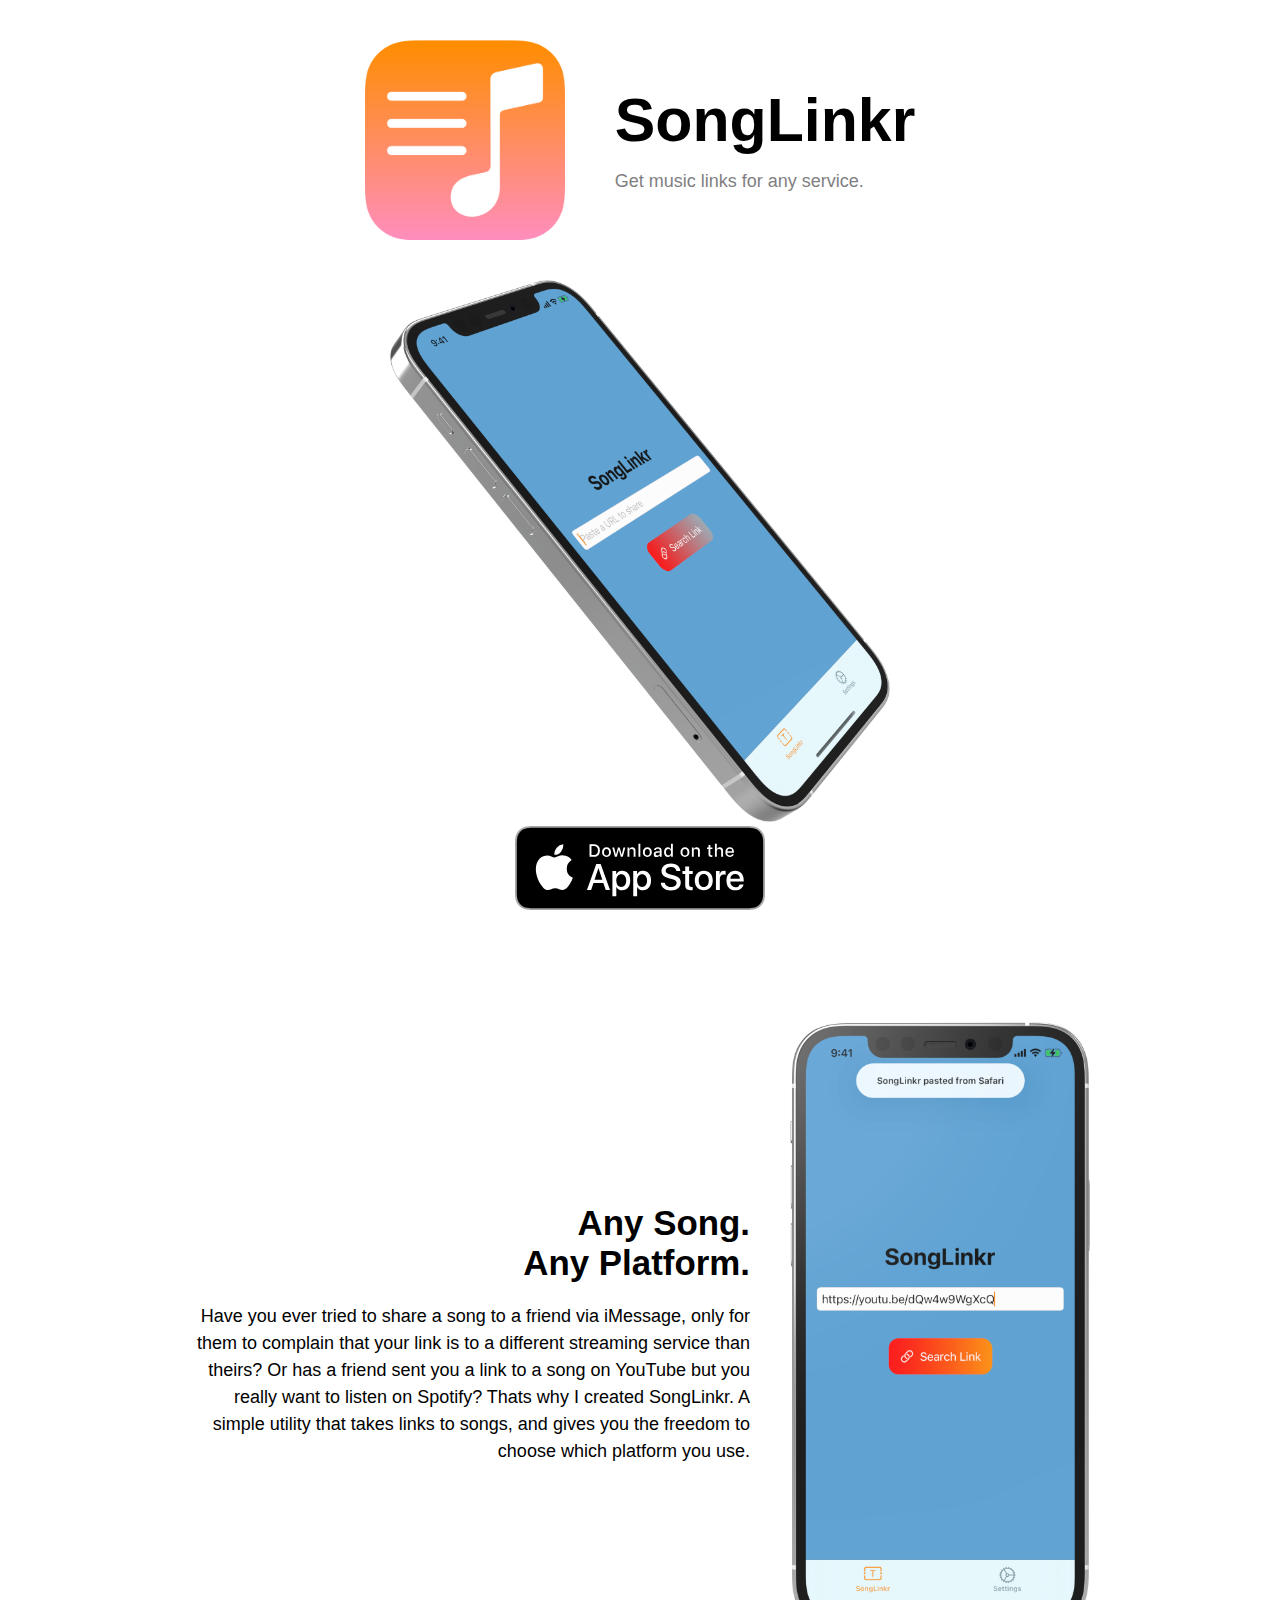
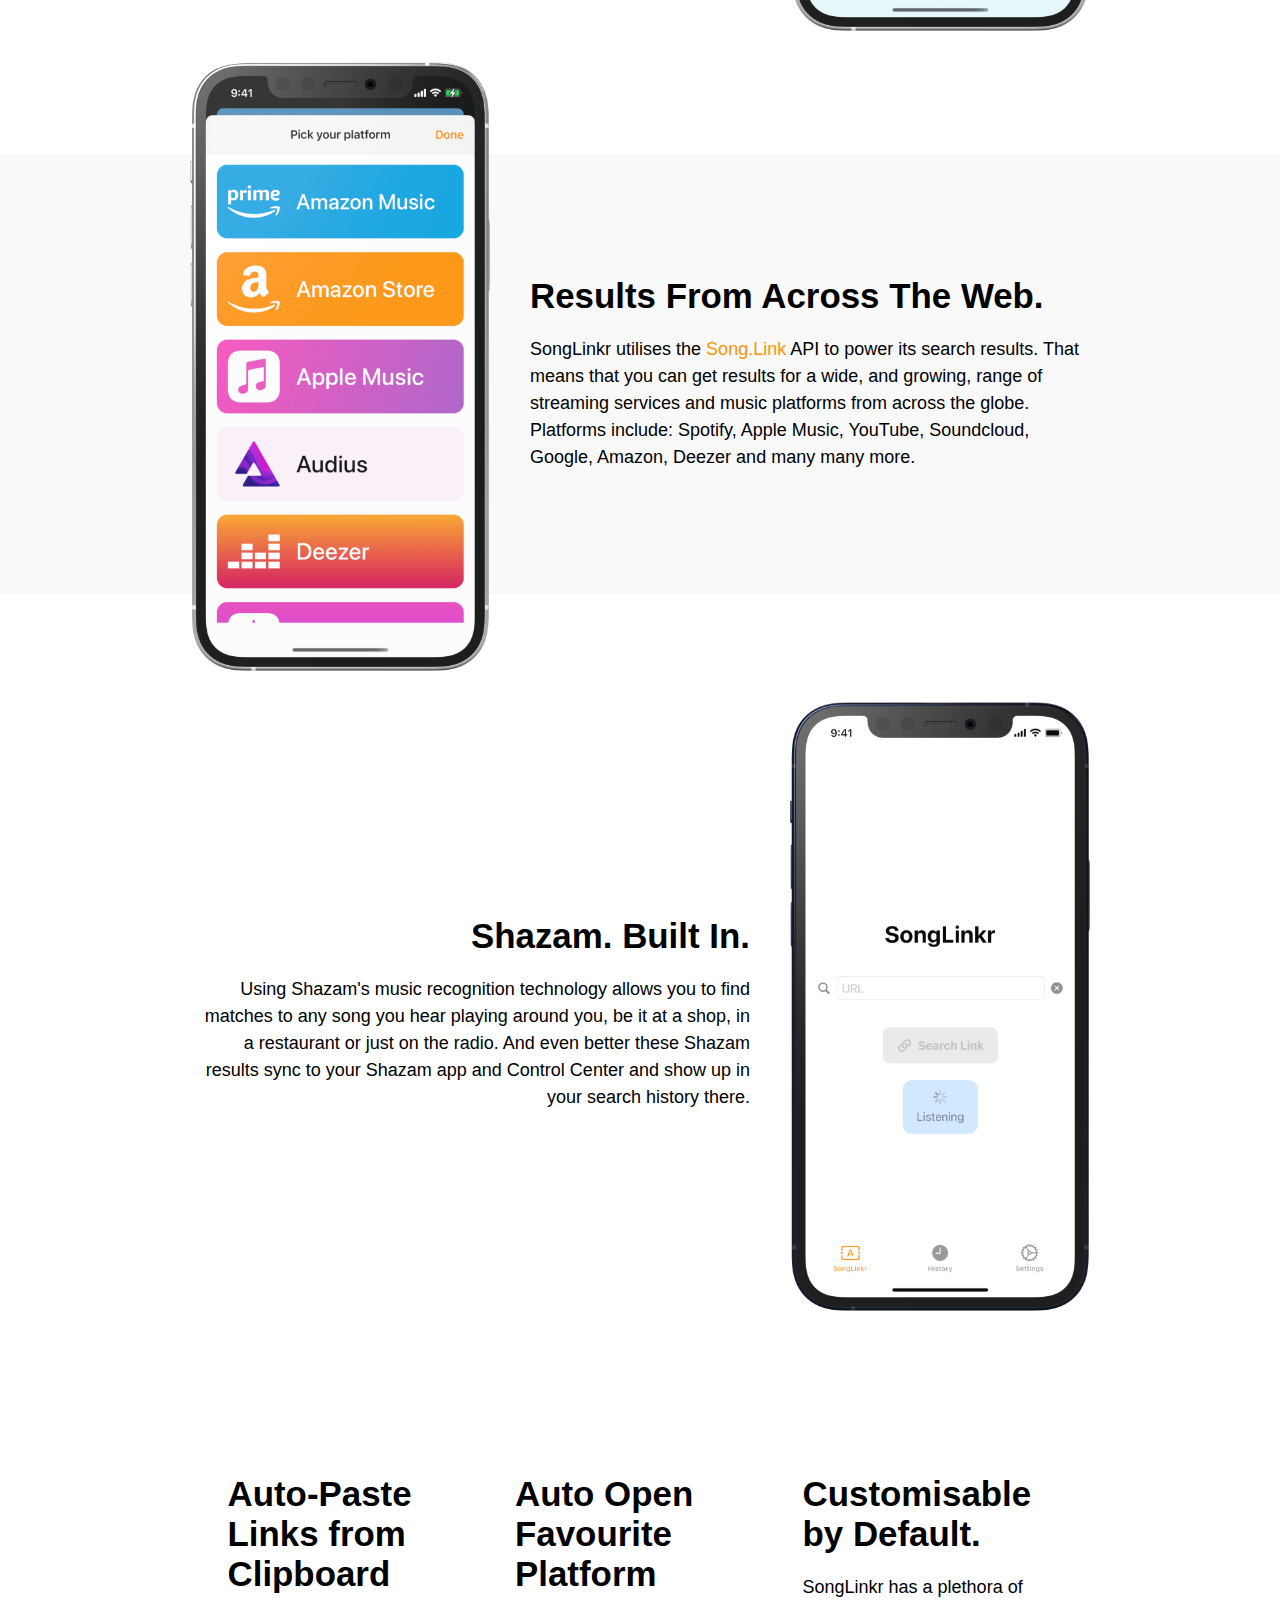
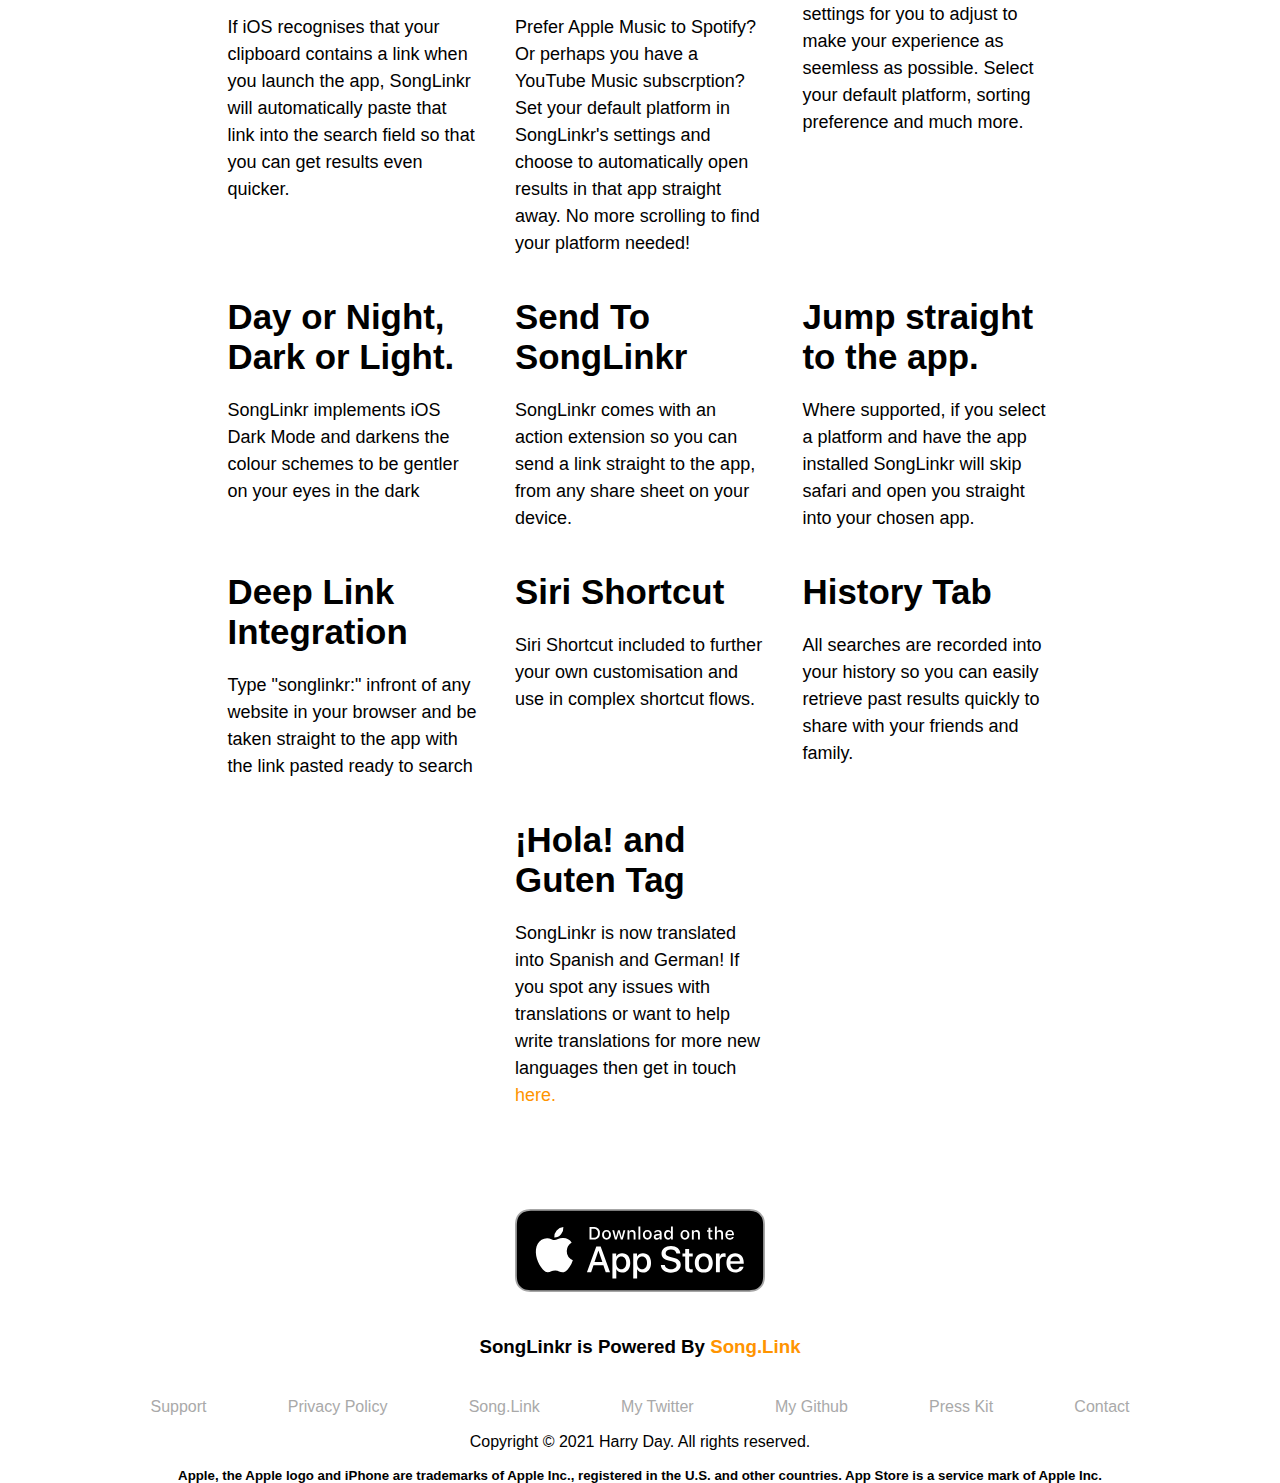
<file: index.html>
<!doctype html>
<html lang="en">

    <head>
        <!-- Essential -->
        <meta charset="utf-8">
        <meta name="viewport" content="width=device-width, initial-scale=1">

        <!-- Search Engine -->
        <title>SongLinkr</title>
        <meta name="description" content="SongLinkr is an app available on the App Store which converts links to songs to different platforms.">
        <meta name="keywords" content="songlinkr, app, iOS, App Store, utility, songs, music, albums, song.link, streaming services, streaming platforms, sharing, links, friends">
        <meta name="language" content="English">
        <meta name="author" content="Harry Day">

        <!-- Schema.org for Google -->
        <meta itemprop="name" content="SongLinkr">
        <meta itemprop="description" content="SongLinkr is an app available on the App Store which converts links to songs to different platforms.">

        <!-- Mobile App for iOS & Android -->
        <meta name="apple-itunes-app" content="app-id=1561986085">

        <!-- Twitter -->
        <meta name="twitter:card" content="app">
        <meta name="twitter:title" content="SongLinkr">
        <meta name="twitter:description" content="SongLinkr is an app available on the App Store which converts links to songs to different platforms.">
        <meta name="twitter:site" content="@harrydayexe">
        <meta name="twitter:creator" content="@harrydayexe">
        <meta name="twitter:image:src" content="https://www.songlinkr.harryday.xyz/assets/socialimage.png">
        <!-- Twitter - Mobile App (iOS) -->
        <meta name="twitter:app:id:iphone" content="1561986085">
        <meta name="twitter:app:name:iphone" content="SongLinkr">
        <meta name="twitter:app:name:ipad" content="SongLinkr">
        <meta name="twitter:app:id:ipad" content="1561986085">

        <!-- Open Graph general (Facebook, Pinterest & Google+) -->
        <meta name="og:title" content="SongLinkr">
        <meta name="og:description" content="SongLinkr is an app available on the App Store which converts links to songs to different platforms.">
        <meta name="og:url" content="https://www.songlinkr.harryday.xyz/">
        <meta name="og:image" content="https://www.songlinkr.harryday.xyz/assets/socialimage.png">
        <meta name="og:site_name" content="Harry Day">
        <meta name="og:type" content="website">
        <!-- Open Graph - Mobile App (iOS & Android) -->
        <meta name="al:ios:app_store_id" content="1561986085">
        <meta name="al:ios:app_name" content="SongLinkr">

        <!-- Weird Robot Dons -->
        <meta name="robots" content="index, follow">
        <meta http-equiv="Content-Type" content="text/html; charset=utf-8">

        <!-- Styling -->
        <link rel="stylesheet" href="css/main.css">
        <meta name="color-scheme" content="light">
    </head>

    <body>
        <!-- Main Header with App Icon, Name and Small Description -->
        <header>
            <div class="header-icon"><img src="assets/AppIcon.svg" alt="SongLinkr App Icon" /></div>
            <div class="header-info">
                <h1>SongLinkr</h1>
                <p>Get music links for any service.</p>
            </div>
        </header>

        <main>
            <!-- Main Hero Screenshot and Download Button -->
            <section class="hero-image-and-badge">
                <div class="hero-image"><img src="assets/images/HeroImageLight.png" alt="The main image of an iPhone with the app on." /></div>

                <div class="download-badge">
                    <a href="https://apps.apple.com/us/app/songlinkr/id1561986085">
                        <img src="assets/AppStoreBadge/BlackBadge.svg" alt="Download on the App Store Badge" />
                    </a>
                </div>
            </section>

            <!-- Features Section -->
            <section class="features-section">
                <div class="feature">
                    <div class="feature-inner wrapper">
                        <div class="feature-info">
                            <h2>Any Song.<br />Any Platform.</h2>
                            <p>
                                Have you ever tried to share a song to a friend via iMessage, only for them to complain that your link is to a different streaming service than theirs? Or has a friend sent you a link to a song on YouTube but you
                                really want to listen on Spotify? Thats why I created SongLinkr. A simple utility that takes links to songs, and gives you the freedom to choose which platform you use.
                            </p>
                        </div>
                        <div class="feature-img">
                            <img src="assets/images/LinkHeroImageLight.png" alt="An image of an iPhone showing the feature in question." />
                        </div>
                    </div>
                </div>

                <div class="feature">
                    <div class="feature-inner wrapper">
                        <div class="feature-info">
                            <h2>Results From Across The Web.</h2>
                            <p>
                                SongLinkr utilises the <a href="https://song.link">Song.Link</a> API to power its search results. That means that you can get results for a wide, and growing, range of streaming services and music platforms from across
                                the globe. Platforms include: Spotify, Apple Music, YouTube, Soundcloud, Google, Amazon, Deezer and many many more.
                            </p>
                        </div>
                        <div class="feature-img">
                            <img src="assets/images/ListFeatureImageLight.png" alt="An image of an iPhone showing the feature in question." />
                        </div>
                    </div>
                </div>

                <div class="feature">
                    <div class="feature-inner wrapper">
                        <div class="feature-info">
                            <h2>Shazam. Built In.</h2>
                            <p>
                                Using Shazam's music recognition technology allows you to find matches to any song you hear playing around you, be it at a shop, in a restaurant or just on the radio. And even better these Shazam results sync to your
                                Shazam app and Control Center and show up in your search history there.
                            </p>
                        </div>
                        <div class="feature-img">
                            <img src="assets/images/ShazamFeatureImageLight.png" alt="An image of an iPhone showing the feature in question." />
                        </div>
                    </div>
                </div>

                <div class="feature-grid wrapper">
                    <div class="feature-grid-item">
                        <h2>Auto-Paste Links from Clipboard</h2>
                        <p>
                            If iOS recognises that your clipboard contains a link when you launch the app, SongLinkr will automatically paste that link into the search field so that you can get results even quicker.
                        </p>
                    </div>
                    <div class="feature-grid-item">
                        <h2>Auto Open Favourite Platform</h2>
                        <p>
                            Prefer Apple Music to Spotify? Or perhaps you have a YouTube Music subscrption? Set your default platform in SongLinkr's settings and choose to automatically open results in that app straight away. No more scrolling to
                            find your platform needed!
                        </p>
                    </div>
                    <div class="feature-grid-item">
                        <h2>Customisable by Default.</h2>
                        <p>
                            SongLinkr has a plethora of settings for you to adjust to make your experience as seemless as possible. Select your default platform, sorting preference and much more.
                        </p>
                    </div>
                    <div class="feature-grid-item">
                        <h2>Day or Night, Dark or Light.</h2>
                        <p>
                            SongLinkr implements iOS Dark Mode and darkens the colour schemes to be gentler on your eyes in the dark
                        </p>
                    </div>
                    <div class="feature-grid-item">
                        <h2>Send To SongLinkr</h2>
                        <p>
                            SongLinkr comes with an action extension so you can send a link straight to the app, from any share sheet on your device.
                        </p>
                    </div>
                    <div class="feature-grid-item">
                        <h2>Jump straight to the app.</h2>
                        <p>
                            Where supported, if you select a platform and have the app installed SongLinkr will skip safari and open you straight into your chosen app.
                        </p>
                    </div>
                    <div class="feature-grid-item">
                        <h2>Deep Link Integration</h2>
                        <p>
                            Type "songlinkr:" infront of any website in your browser and be taken straight to the app with the link pasted ready to search
                        </p>
                    </div>
                    <div class="feature-grid-item">
                        <h2>Siri Shortcut</h2>
                        <p>
                            Siri Shortcut included to further your own customisation and use in complex shortcut flows.
                        </p>
                    </div>
                    <div class="feature-grid-item">
                        <h2>History Tab</h2>
                        <p>
                            All searches are recorded into your history so you can easily retrieve past results quickly to share with your friends and family.
                        </p>
                    </div>
                    <div class="feature-grid-item">
                        <h2>¡Hola! and Guten Tag</h2>
                        <p>
                            SongLinkr is now translated into Spanish and German! If you spot any issues with translations or want to help write translations for more new languages then get in touch <a
                                href="https://songlinkr.harryday.xyz/translations.html">here.</a>
                        </p>
                    </div>
                </div>
            </section>

            <!-- Second Download Button -->
            <div class="download-badge">
                <a href="https://apps.apple.com/us/app/songlinkr/id1561986085">
                    <img src="assets/AppStoreBadge/BlackBadge.svg" alt="Download on the App Store Badge" />
                </a>
            </div>

            <!-- API Credit -->
            <div class="api-credit">
                <h3>SongLinkr is Powered By <a href="https://song.link">Song.Link</a></h3>
            </div>
        </main>

        <!-- Footer -->
        <footer>
            <a href="support.html">Support</a>
            <a href="privacy.html">Privacy Policy</a>
            <a href="https://song.link">Song.Link</a>
            <a href="https://twitter.com/harrydayexe">My Twitter</a>
            <a href="https://github.com/harrydayexe">My Github</a>
            <a href="https://songlinkr.harryday.xyz/assets/PressKit.zip">Press Kit</a>
            <a href="mailto:contact@harryday.xyz">Contact</a>
            <h4>Copyright © 2021 Harry Day. All rights reserved.</h4>
            <h5>Apple, the Apple logo and iPhone are trademarks of Apple Inc., registered in the U.S. and other countries. App Store is a service mark of Apple Inc.</h5>
        </footer>
    </body>

</html>
</file>
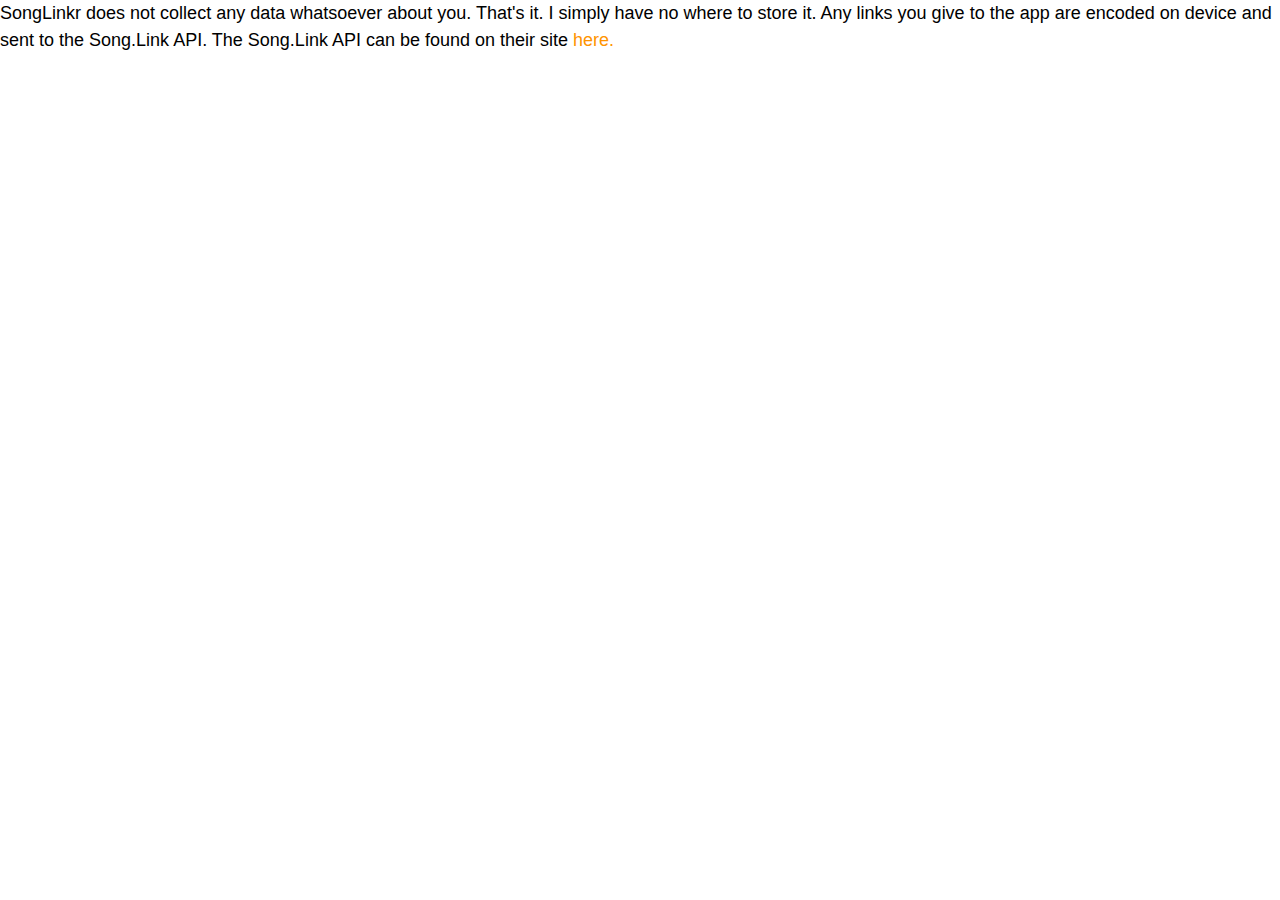
<file: privacy.html>
<!doctype html>
<html lang="en">
  <head>
    <!-- Essential -->
    <meta charset="utf-8">
    <meta name="viewport" content="width=device-width, initial-scale=1">

    <!-- Search Engine -->
    <title>SongLinkr Privacy Policy</title>
    <meta name="description" content="SongLinkr Privacy Policy.">
    <meta name="language" content="English">
    <meta name="author" content="Harry Day">

    <!-- Weird Robot Dons -->
    <meta name="robots" content="index, nofollow">
    <meta http-equiv="Content-Type" content="text/html; charset=utf-8">

    <!-- Styling -->
    <link rel="stylesheet" href="css/main.css">
    <meta name="color-scheme" content="light">
  </head>

  <body>
    <main class="support-info">
      <p>
        SongLinkr does not collect any data whatsoever about you. That's it. I simply have no where to store it. Any links you give to the app are encoded on device and sent to the Song.Link API. The Song.Link API can be found on their site <a href="https://song.link">here.</a>
      </p>
    </main>
  </body>
</html>
</file>
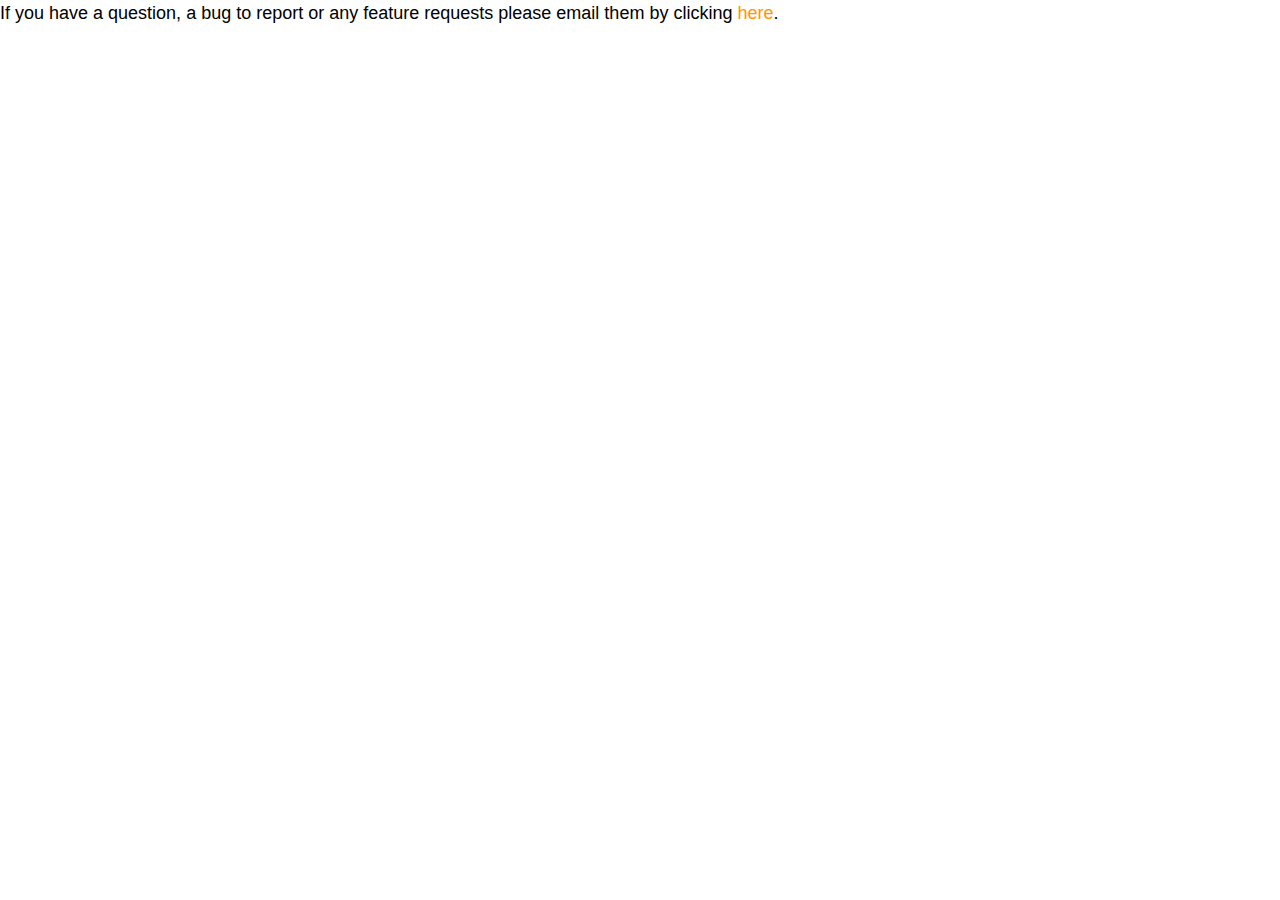
<file: support.html>
<!doctype html>
<html lang="en">
  <head>
    <!-- Essential -->
    <meta charset="utf-8">
    <meta name="viewport" content="width=device-width, initial-scale=1">

    <!-- Search Engine -->
    <title>SongLinkr</title>
    <meta name="description" content="SongLinkr is an app available on the App Store which converts links to songs to different platforms.">
    <meta name="keywords" content="songlinkr, app, iOS, App Store, utility, songs, music, albums, song.link, streaming services, streaming platforms, sharing, links, friends">
    <meta name="image" content="https://www.songlinkr.harryday.xyz/assets/socialimage.png"><!-- TODO: Add this image here -->
    <meta name="language" content="English">
    <meta name="author" content="Harry Day">

    <!-- Schema.org for Google -->
    <meta itemprop="name" content="SongLinkr">
    <meta itemprop="description" content="SongLinkr is an app available on the App Store which converts links to songs to different platforms.">
    <meta itemprop="image" content="https://www.songlinkr.harryday.xyz/assets/socialimage.png"><!-- TODO: Add this image here -->

    <!-- Mobile App for iOS & Android -->
    <meta name="apple-itunes-app" content="app-id=1561986085"><!-- TODO: Check this link works: https://developer.apple.com/library/archive/documentation/AppleApplications/Reference/SafariWebContent/PromotingAppswithAppBanners/PromotingAppswithAppBanners.html -->

    <!-- Twitter -->
    <meta name="twitter:card" content="app">
    <meta name="twitter:title" content="SongLinkr">
    <meta name="twitter:description" content="SongLinkr is an app available on the App Store which converts links to songs to different platforms.">
    <meta name="twitter:site" content="@realharryday">
    <meta name="twitter:creator" content="@realharryday">
    <meta name="twitter:image:src" content="https://www.songlinkr.harryday.xyz/assets/socialimage.png">
    <!-- Twitter - Mobile App (iOS) -->
    <meta name="twitter:app:id:iphone" content="1561986085"><!-- TODO: Check this link works: https://developer.apple.com/library/archive/documentation/AppleApplications/Reference/SafariWebContent/PromotingAppswithAppBanners/PromotingAppswithAppBanners.html -->
    <meta name="twitter:app:name:iphone" content="SongLinkr">
    <meta name="twitter:app:name:ipad" content="SongLinkr">
    <meta name="twitter:app:id:ipad" content="1561986085"><!-- TODO: Check this link works: https://developer.apple.com/library/archive/documentation/AppleApplications/Reference/SafariWebContent/PromotingAppswithAppBanners/PromotingAppswithAppBanners.html -->

    <!-- Open Graph general (Facebook, Pinterest & Google+) -->
    <meta name="og:title" content="SongLinkr">
    <meta name="og:description" content="SongLinkr is an app available on the App Store which converts links to songs to different platforms.">
    <meta name="og:image" content="https://www.songlinkr.harryday.xyz/assets/socialimage.png"><!-- TODO: Add this image here -->
    <meta name="og:url" content="https://www.songlinkr.harryday.xyz/">
    <meta name="og:site_name" content="Harry Day">
    <meta name="og:type" content="website">
    <!-- Open Graph - Mobile App (iOS & Android) -->
    <meta name="al:ios:app_store_id" content="1561986085"><!-- TODO: Check this link works: https://developer.apple.com/library/archive/documentation/AppleApplications/Reference/SafariWebContent/PromotingAppswithAppBanners/PromotingAppswithAppBanners.html -->
    <meta name="al:ios:app_name" content="SongLinkr">

    <!-- Weird Robot Dons -->
    <meta name="robots" content="index, follow">
    <meta http-equiv="Content-Type" content="text/html; charset=utf-8">

    <!-- Styling -->
    <link rel="stylesheet" href="css/main.css">
    <meta name="color-scheme" content="light">
  </head>

  <body>
    <main class="support-info">
      <p>
        If you have a question, a bug to report or any feature requests please email them by clicking <a href="mailto:contact@harryday.xyz">here</a>.
      </p>
    </main>
  </body>
</html>
</file>
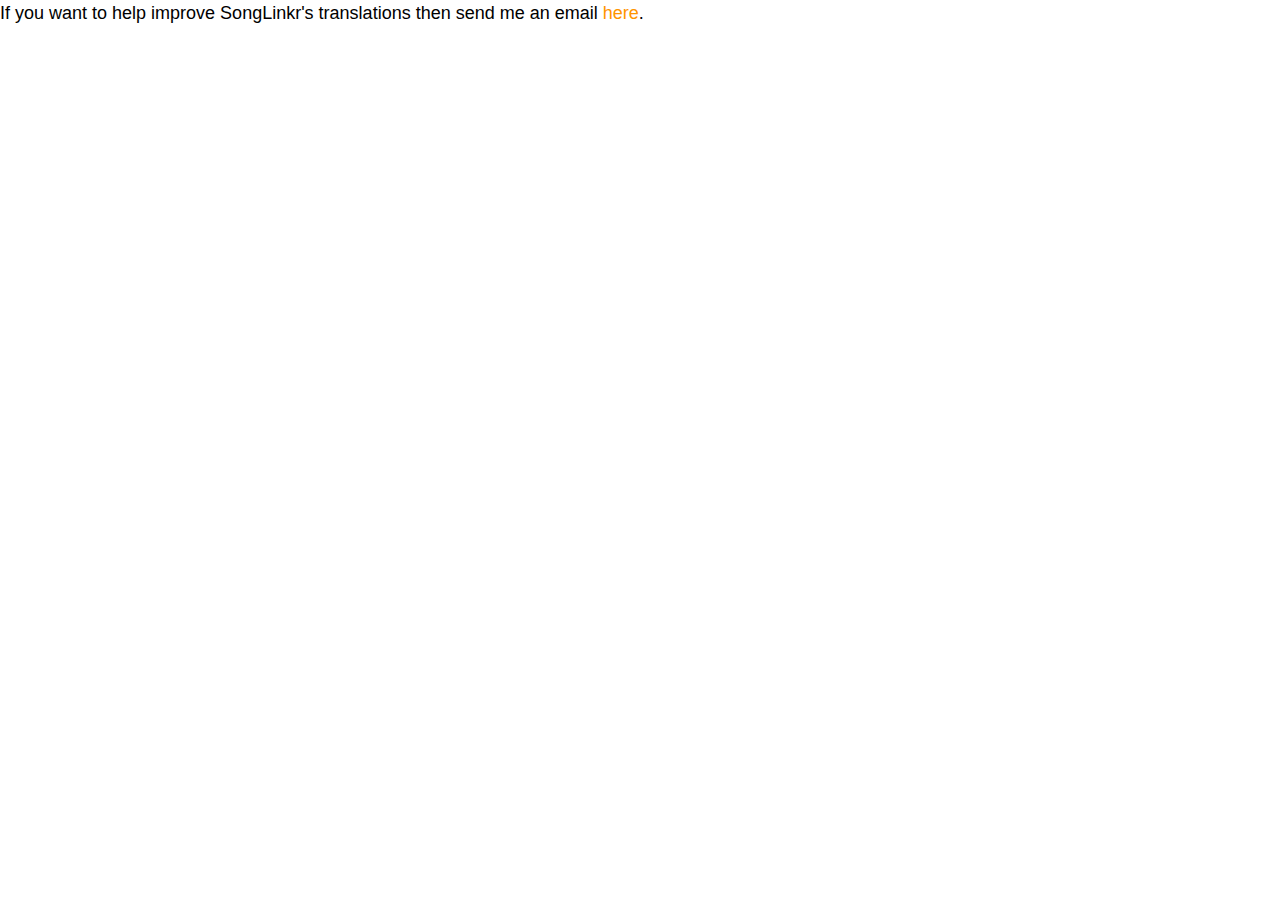
<file: translations.html>
<!doctype html>
<html lang="en">
  <head>
    <!-- Essential -->
    <meta charset="utf-8">
    <meta name="viewport" content="width=device-width, initial-scale=1">

    <!-- Search Engine -->
    <title>Improve Translations For SongLinkr</title>
    <meta name="description" content="Improve Translations For SongLinkr">
    <meta name="language" content="English">
    <meta name="author" content="Harry Day">

    <!-- Weird Robot Dons -->
    <meta name="robots" content="index, nofollow">
    <meta http-equiv="Content-Type" content="text/html; charset=utf-8">

    <!-- Styling -->
    <link rel="stylesheet" href="css/main.css">
    <meta name="color-scheme" content="light">
  </head>

  <body>
    <main class="support-info">
      <p>
        If you want to help improve SongLinkr's translations then send me an email <a href="mailto:contact@harryday.xyz">here</a>.
      </p>
    </main>
  </body>
</html>
</file>
<file: css/main.css>
* {
  margin: 0;
  padding: 0;
  box-sizing: border-box;
  transition: all 0.5s ease;
}

::-moz-selection {
  color: #fff;
  background: #FF9400;
}

::selection {
  color: #fff;
  background: #FF9400;
}

body {
  font-family: -apple-system, BlinkMacSystemFont, "Segoe UI", Roboto, Helvetica, Arial, sans-serif, "Apple Color Emoji", "Segoe UI Emoji", "Segoe UI Symbol";
  font-size: 16px;
  margin: auto;
}

h1 {
  font-size: 2.2rem;
  margin-bottom: 0.2em;
  font-weight: 700;
}
@media (min-width: 768px) {
  h1 {
    font-size: 3.8rem;
  }
}

h2 {
  font-size: 2.18rem;
  font-weight: 600;
  margin: 40px 0 20px 0;
}

h3 {
  text-align: center;
}

h4 {
  text-align: center;
  padding: 10px;
}

p {
  font-size: 1rem;
  line-height: 1.5;
}
@media (min-width: 768px) {
  p {
    font-size: 1.125rem;
  }
}

a {
  text-decoration: none;
  color: #FF9400;
}
a:hover {
  text-decoration: underline;
}

header {
  display: -webkit-box;
  display: -moz-box;
  display: -ms-flexbox;
  display: -webkit-flex;
  display: flex;
  -webkit-box-direction: normal;
  -webkit-box-orient: horizontal;
  -moz-box-direction: normal;
  -moz-box-orient: horizontal;
  -webkit-flex-direction: row;
  -ms-flex-direction: row;
  flex-direction: row;
  -webkit-box-align: center;
  -moz-box-align: center;
  -ms-flex-align: center;
  -webkit-align-items: center;
  align-items: center;
  -webkit-box-pack: center;
  -moz-box-pack: center;
  -ms-flex-pack: center;
  -webkit-justify-content: center;
  justify-content: center;
  padding: 0 20px;
  margin-top: 40px;
}
header .header-icon {
  display: block;
  width: 100px;
  height: 100px;
}
header .header-icon img {
  width: 100%;
  height: 100%;
}
@media (min-width: 768px) {
  header .header-icon {
    width: 200px;
    height: 200px;
  }
}
header .header-info {
  padding-left: 20px;
}
@media (min-width: 768px) {
  header .header-info {
    padding-left: 50px;
  }
}
header .header-info p {
  color: #7F7F82;
  font-size: 0.9rem;
}
@media (min-width: 768px) {
  header .header-info p {
    font-size: 1.125rem;
  }
}

.hero-image-and-badge {
  margin-top: 40px;
}
.hero-image-and-badge .hero-image {
  max-width: 300px;
  margin: 0 auto;
}
@media (min-width: 768px) {
  .hero-image-and-badge .hero-image {
    max-width: 500px;
  }
}
.hero-image-and-badge .hero-image img {
  width: 100%;
}

.download-badge {
  text-align: center;
}
.download-badge img {
  width: 200px;
}
@media (min-width: 768px) {
  .download-badge img {
    width: 250px;
  }
}

.wrapper {
  max-width: 900px;
  margin: auto;
}

.feature {
  padding: 0 20px 40px;
}
@media (min-width: 768px) {
  .feature {
    margin: 200px 0;
  }
}
.feature .feature-inner {
  max-width: 900px;
  margin: auto;
  position: relative;
  display: -webkit-box;
  display: -moz-box;
  display: -ms-flexbox;
  display: -webkit-flex;
  display: flex;
  min-height: 400px;
}
@media (max-width: 576px) {
  .feature .feature-inner {
    -webkit-box-direction: normal;
    -webkit-box-orient: vertical;
    -moz-box-direction: normal;
    -moz-box-orient: vertical;
    -webkit-flex-direction: column;
    -ms-flex-direction: column;
    flex-direction: column;
  }
}
.feature .feature-inner .feature-img {
  max-width: 300px;
  margin: 20px auto;
  -webkit-box-flex: 1;
  -moz-box-flex: 1;
  -webkit-flex-grow: 1;
  -ms-flex: 1;
  flex-grow: 1;
  -webkit-flex-basis: 0;
  flex-basis: 0;
}
.feature .feature-inner .feature-img img {
  width: 100%;
}
@media (min-width: 768px) {
  .feature .feature-inner .feature-img img {
    max-width: 300px;
    position: absolute;
    top: -23%;
  }
}
.feature .feature-inner .feature-info {
  -webkit-box-flex: 1;
  -moz-box-flex: 1;
  -webkit-flex-grow: 1;
  -ms-flex: 1;
  flex-grow: 1;
  -webkit-flex-basis: 0;
  flex-basis: 0;
  align-self: center;
}
.feature:nth-child(even) {
  background: #F9F9F9;
}
@media (min-width: 576px) {
  .feature:nth-child(even) .feature-info {
    order: 2;
    padding-left: 40px;
  }
}
@media (min-width: 576px) {
  .feature:nth-child(odd) .feature-info {
    padding-right: 40px;
    text-align: right;
  }
}

.feature-grid {
  display: -webkit-box;
  display: -moz-box;
  display: -ms-flexbox;
  display: -webkit-flex;
  display: flex;
  -webkit-box-direction: normal;
  -webkit-box-orient: horizontal;
  -moz-box-direction: normal;
  -moz-box-orient: horizontal;
  -webkit-flex-direction: row;
  -ms-flex-direction: row;
  flex-direction: row;
  -webkit-flex-wrap: wrap;
  -ms-flex-wrap: wrap;
  flex-wrap: wrap;
  -webkit-box-align: start;
  -moz-box-align: start;
  -ms-flex-align: start;
  -webkit-align-items: flex-start;
  align-items: flex-start;
  -webkit-box-pack: space-evenly;
  -ms-flex-pack: space-evenly;
  -webkit-justify-content: space-evenly;
  justify-content: space-evenly;
  -webkit-align-content: space-between;
  -ms-flex-line-pack: space-between;
  align-content: space-between;
  margin-bottom: 50px;
}
@media (min-width: 768px) {
  .feature-grid {
    margin: 100px auto;
  }
}
.feature-grid .feature-grid-item {
  max-width: 250px;
}

.api-credit {
  margin: 40px auto;
}

footer {
  margin: 50px, 0;
  text-align: center;
  clear: both;
}
footer a {
  color: #A9A9A9;
  text-decoration: none;
  font-weight: 500;
}
footer a:hover {
  text-decoration: underline;
}
@media (max-width: 576px) {
  footer a {
    display: block;
    line-height: 2;
  }
}
@media (min-width: 576px) {
  footer a:not(:last-of-type) {
    margin-right: 6%;
  }
}
footer h4 {
  font-weight: 400;
  font-size: 1rem;
  line-height: 2;
}

/*# sourceMappingURL=main.css.map */
</file>
